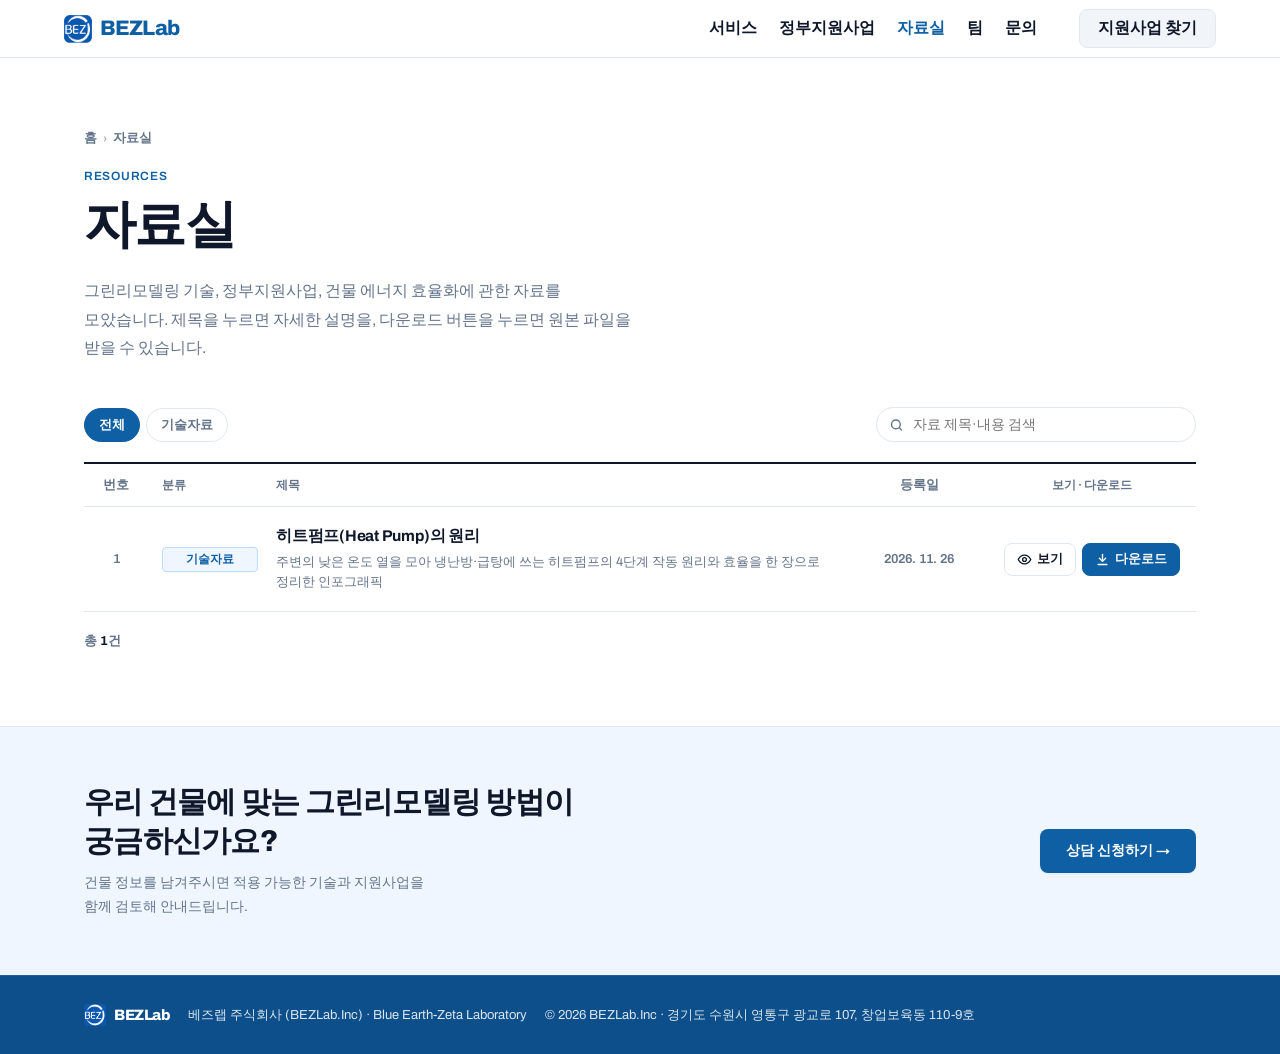
<file: resources/index.html>
<!DOCTYPE html>
<html lang="ko">
<head>
<meta charset="UTF-8">
<meta http-equiv="Content-Security-Policy" content="upgrade-insecure-requests">
<meta name="viewport" content="width=device-width, initial-scale=1.0">
<meta name="description" content="베즈랩 자료실 — 그린리모델링 기술자료, 지원사업 안내 자료, 인포그래픽을 모아 제공합니다.">
<title>자료실 — 베즈랩 주식회사</title>
<link rel="icon" type="image/png" href="../favicon.png">
<link rel="apple-touch-icon" href="../favicon.png">
<link rel="preconnect" href="https://fonts.googleapis.com">
<link rel="preconnect" href="https://fonts.gstatic.com" crossorigin>
<link href="https://fonts.googleapis.com/css2?family=Archivo:wght@400;600;700;800&display=swap" rel="stylesheet">
<link rel="stylesheet" href="style.css">
</head>
<body>

<nav>
  <a href="../index.html" class="nav-brand"><img src="../favicon.png" alt="">BEZLab<small>Blue Earth-Zeta Laboratory</small></a>
  <ul class="nav-links" id="nav-links">
    <li><a href="../index.html#process">서비스</a></li>
    <li><a href="../index.html#programs">정부지원사업</a></li>
    <li><a href="./" class="on">자료실</a></li>
    <li><a href="../index.html#team">팀</a></li>
    <li><a href="../index.html#contact">문의</a></li>
  </ul>
  <a href="https://bezlab-green.vercel.app/" class="btn-nav" target="_blank" rel="noopener">지원사업 찾기</a>
  <button class="hamburger" id="hamburger" aria-label="메뉴"><span></span><span></span><span></span></button>
</nav>

<header class="page-head">
  <div class="wrap">
    <p class="crumb"><a href="../index.html">홈</a><span class="sep">›</span>자료실</p>
    <span class="sec-label">Resources</span>
    <h1>자료실</h1>
    <p class="page-lead">그린리모델링 기술, 정부지원사업, 건물 에너지 효율화에 관한 자료를 모았습니다. 제목을 누르면 자세한 설명을, 다운로드 버튼을 누르면 원본 파일을 받을 수 있습니다.</p>
  </div>
</header>

<main class="wrap">
  <div class="controls">
    <div class="chips" id="tabs"><button class="chip on" data-v="all">전체</button></div>
    <label class="search">
      <svg class="ico" viewBox="0 0 24 24" fill="none" stroke="currentColor" stroke-width="2.2" stroke-linecap="round"><circle cx="11" cy="11" r="7"/><path d="m20 20-3.5-3.5"/></svg>
      <input type="search" id="q" placeholder="자료 제목·내용 검색" aria-label="자료 검색">
    </label>
  </div>

  <div class="board">
    <div class="board-head">
      <span class="c-no">번호</span><span>분류</span><span>제목</span><span class="c-date">등록일</span><span class="c-act">보기 · 다운로드</span>
    </div>
    <div id="list"><p class="empty">자료를 불러오는 중입니다…</p></div>
  </div>
  <p class="count">총 <b id="c-shown">0</b>건</p>
</main>

<section class="cta">
  <div class="wrap cta-inner">
    <div>
      <h2>우리 건물에 맞는 그린리모델링 방법이 궁금하신가요?</h2>
      <p>건물 정보를 남겨주시면 적용 가능한 기술과 지원사업을 함께 검토해 안내드립니다.</p>
    </div>
    <a href="../index.html#contact" class="btn-primary">상담 신청하기 →</a>
  </div>
</section>

<footer>
  <div class="wrap">
    <div class="footer-inner">
      <span class="footer-brand"><img src="../favicon.png" alt="">BEZLab</span>
      <span>베즈랩 주식회사 (BEZLab.Inc) · Blue Earth-Zeta Laboratory</span>
      <span>© 2026 BEZLab.Inc · 경기도 수원시 영통구 광교로 107, 창업보육동 110-9호</span>
    </div>
  </div>
</footer>

<script>
var ITEMS = [];
var state = { cat: 'all', q: '' };

var ICON_VIEW = '<svg class="ico" viewBox="0 0 24 24" fill="none" stroke="currentColor" stroke-width="2.2" stroke-linecap="round" stroke-linejoin="round"><path d="M2 12s3.5-7 10-7 10 7 10 7-3.5 7-10 7S2 12 2 12z"/><circle cx="12" cy="12" r="3"/></svg>';
var ICON_DOWN = '<svg class="ico" viewBox="0 0 24 24" fill="none" stroke="currentColor" stroke-width="2.2" stroke-linecap="round" stroke-linejoin="round"><path d="M12 4v11"/><path d="m7 10 5 5 5-5"/><path d="M5 20h14"/></svg>';

function esc(s) {
  return String(s == null ? '' : s).replace(/[&<>"]/g, function (c) {
    return { '&': '&amp;', '<': '&lt;', '>': '&gt;', '"': '&quot;' }[c];
  });
}
function fmtDate(d) {
  var m = /^(\d{4})-(\d{1,2})-(\d{1,2})/.exec(d || '');
  return m ? m[1] + '. ' + Number(m[2]) + '. ' + Number(m[3]) : esc(d);
}
function fileName(p) { return (p || '').split('/').pop(); }

function rowHTML(d) {
  var view = d.page || d.file;
  var title = view ? '<a href="' + esc(view) + '">' + esc(d.title) + '</a>' : esc(d.title);
  var acts = '';
  if (view) acts += '<a class="btn-s" href="' + esc(view) + '">' + ICON_VIEW + '보기</a>';
  if (d.file) acts += '<a class="btn-s pri" href="' + esc(d.file) + '" download="' + esc(fileName(d.file)) + '">' + ICON_DOWN + '다운로드</a>';
  return '<div class="item">' +
    '<span class="c-no">' + d._no + '</span>' +
    '<span class="cat">' + esc(d.category || '기타') + '</span>' +
    '<div class="c-main"><h3>' + title + '</h3>' + (d.summary ? '<p class="sum">' + esc(d.summary) + '</p>' : '') + '</div>' +
    '<span class="c-date">' + fmtDate(d.date) + '</span>' +
    '<div class="c-act">' + acts + '</div>' +
  '</div>';
}

function render() {
  var q = state.q.trim().toLowerCase();
  var rows = ITEMS.filter(function (d) {
    if (state.cat !== 'all' && (d.category || '기타') !== state.cat) return false;
    if (!q) return true;
    return [d.title, d.summary, d.category].join(' ').toLowerCase().indexOf(q) !== -1;
  });
  document.getElementById('list').innerHTML = rows.length
    ? rows.map(rowHTML).join('')
    : '<p class="empty">' + (ITEMS.length ? '검색 결과가 없습니다.' : '등록된 자료가 없습니다.') + '</p>';
  document.getElementById('c-shown').textContent = rows.length;
}

function buildTabs() {
  var cats = [];
  ITEMS.forEach(function (d) {
    var c = d.category || '기타';
    if (cats.indexOf(c) === -1) cats.push(c);
  });
  document.getElementById('tabs').innerHTML = '<button class="chip on" data-v="all">전체</button>' +
    cats.map(function (c) { return '<button class="chip" data-v="' + esc(c) + '">' + esc(c) + '</button>'; }).join('');
}

document.getElementById('tabs').addEventListener('click', function (e) {
  var chip = e.target.closest('.chip');
  if (!chip) return;
  this.querySelectorAll('.chip').forEach(function (c) { c.classList.remove('on'); });
  chip.classList.add('on');
  state.cat = chip.dataset.v;
  render();
});
document.getElementById('q').addEventListener('input', function () {
  state.q = this.value;
  render();
});
document.getElementById('hamburger').addEventListener('click', function () {
  document.getElementById('nav-links').classList.toggle('open');
  this.classList.toggle('open');
});

// 자료 목록은 list.json 한 곳에서 관리합니다. 최신 등록일이 위로 옵니다.
fetch('list.json', { cache: 'no-cache' })
  .then(function (r) { if (!r.ok) throw new Error(r.status); return r.json(); })
  .then(function (data) {
    ITEMS = (Array.isArray(data) ? data : []).filter(function (d) { return d && d.title; });
    ITEMS.sort(function (a, b) { return String(b.date || '').localeCompare(String(a.date || '')); });
    ITEMS.forEach(function (d, i) { d._no = ITEMS.length - i; });
    buildTabs();
    render();
  })
  .catch(function () {
    document.getElementById('list').innerHTML = '<p class="empty">자료 목록을 불러오지 못했습니다. 잠시 후 다시 시도해 주세요.</p>';
  });
</script>
</body>
</html>
</file>
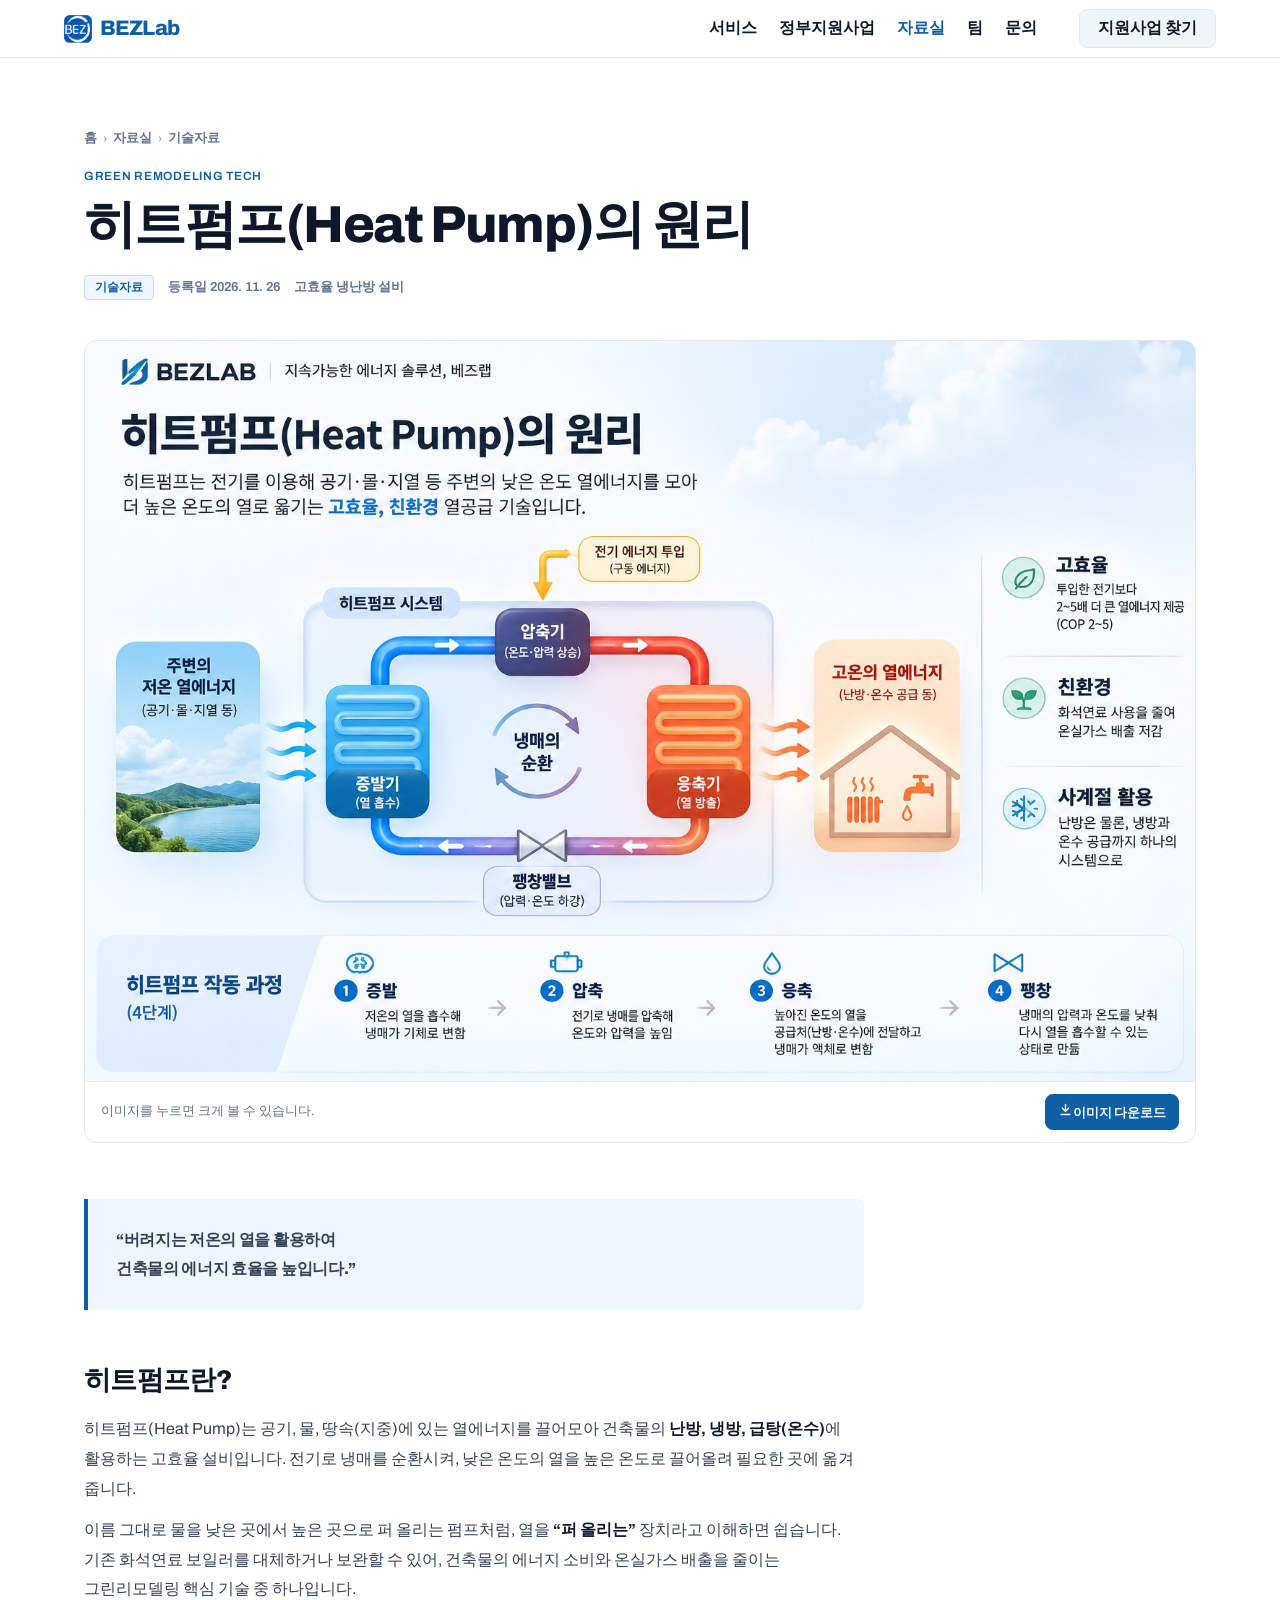
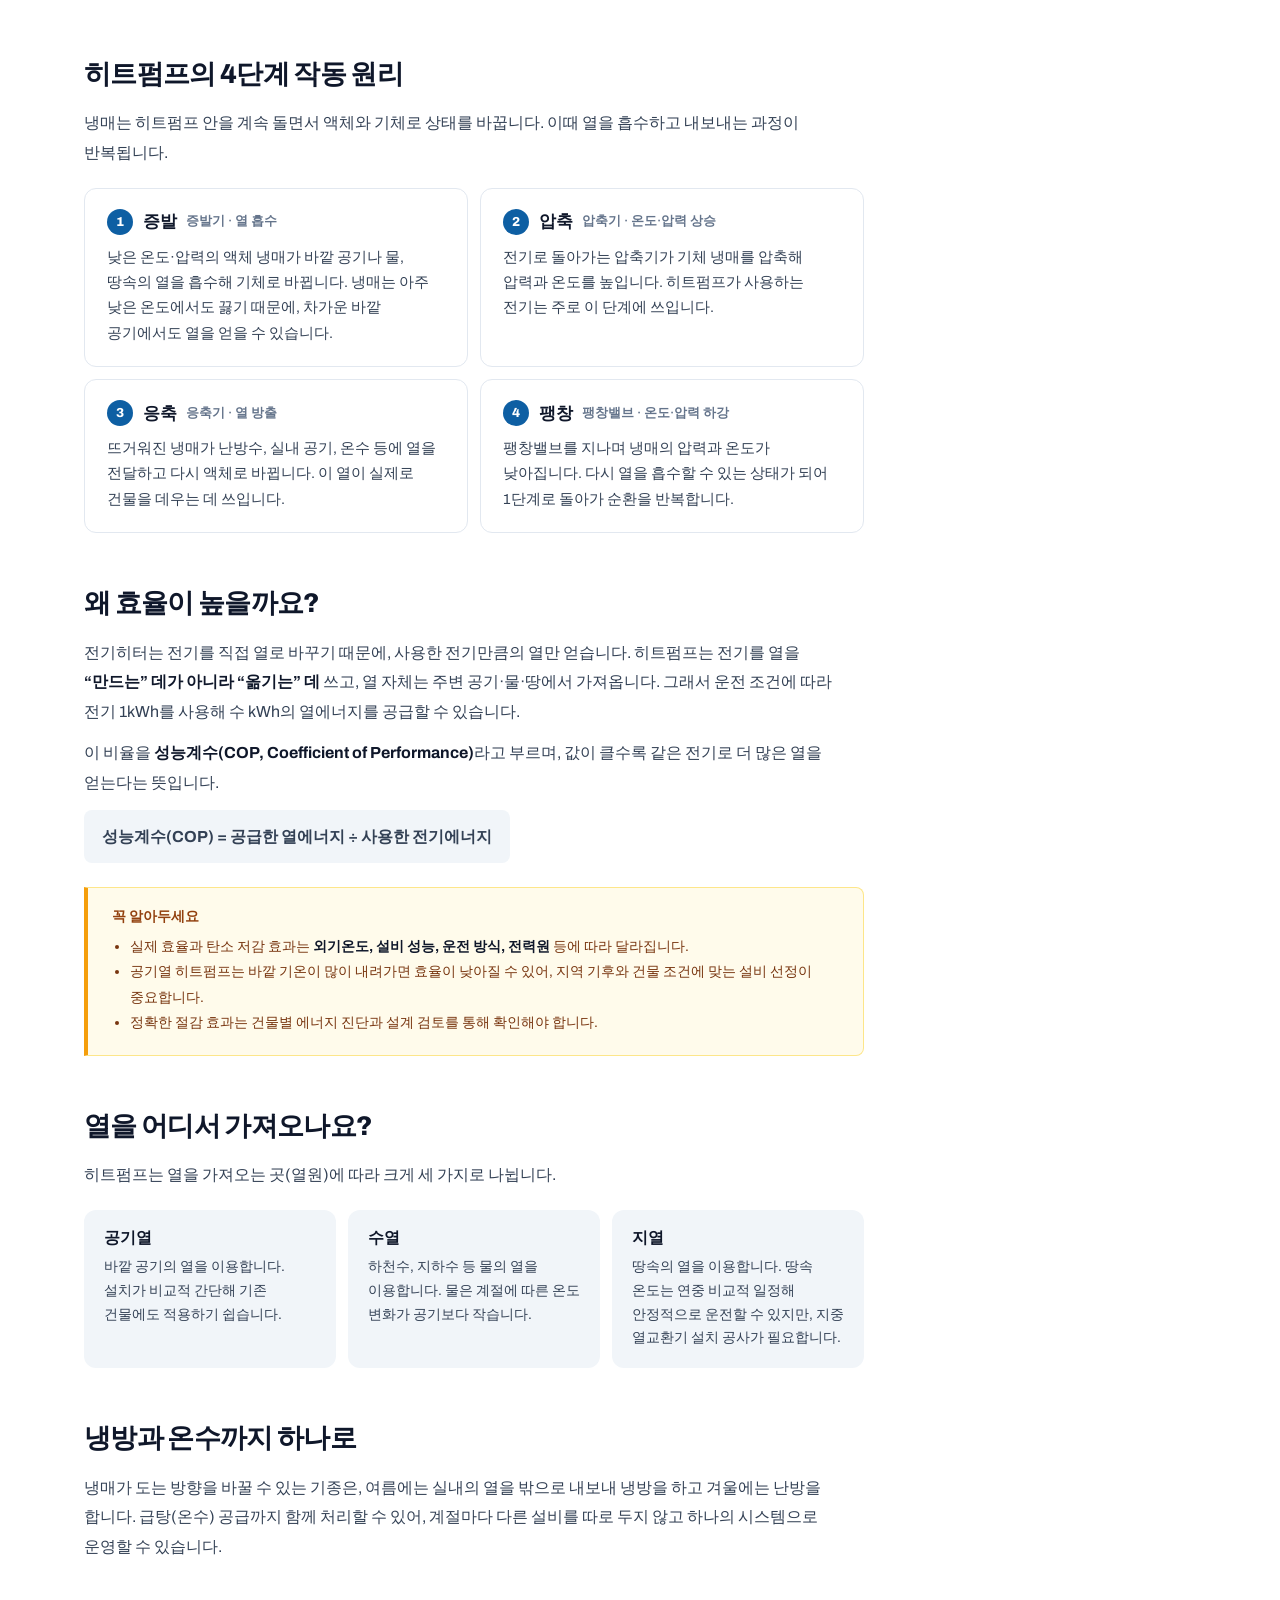
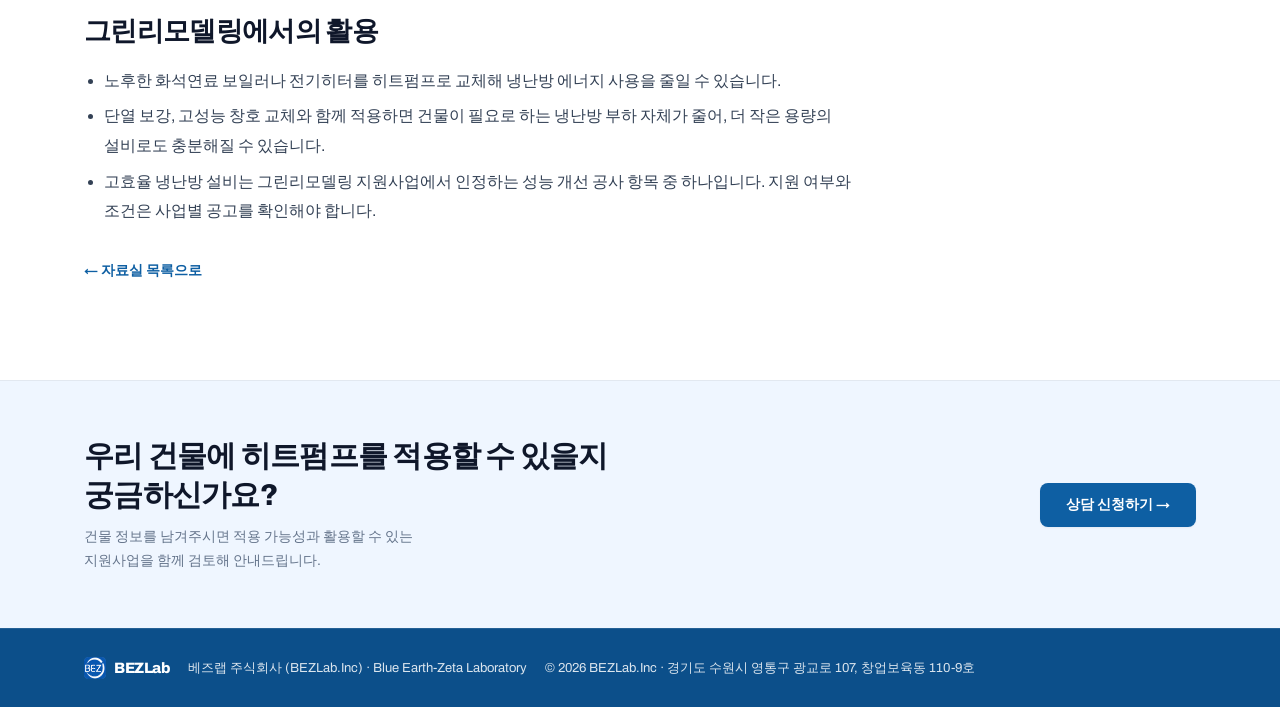
<file: resources/heatpump.html>
<!DOCTYPE html>
<html lang="ko">
<head>
<meta charset="UTF-8">
<meta http-equiv="Content-Security-Policy" content="upgrade-insecure-requests">
<meta name="viewport" content="width=device-width, initial-scale=1.0">
<meta name="description" content="히트펌프(Heat Pump)의 4단계 작동 원리(증발·압축·응축·팽창)와 효율, 그린리모델링에서의 활용을 정리한 베즈랩 기술자료.">
<meta property="og:title" content="히트펌프(Heat Pump)의 원리 — 베즈랩 자료실">
<meta property="og:description" content="버려지는 저온의 열을 활용하여 건축물의 에너지 효율을 높입니다.">
<meta property="og:image" content="https://www.bezlab.co.kr/resources/files/heatpump-principle.jpg">
<title>히트펌프의 원리 — 베즈랩 자료실</title>
<link rel="icon" type="image/png" href="../favicon.png">
<link rel="apple-touch-icon" href="../favicon.png">
<link rel="preconnect" href="https://fonts.googleapis.com">
<link rel="preconnect" href="https://fonts.gstatic.com" crossorigin>
<link href="https://fonts.googleapis.com/css2?family=Archivo:wght@400;600;700;800&display=swap" rel="stylesheet">
<link rel="stylesheet" href="style.css">
</head>
<body>

<nav>
  <a href="../index.html" class="nav-brand"><img src="../favicon.png" alt="">BEZLab<small>Blue Earth-Zeta Laboratory</small></a>
  <ul class="nav-links" id="nav-links">
    <li><a href="../index.html#process">서비스</a></li>
    <li><a href="../index.html#programs">정부지원사업</a></li>
    <li><a href="./" class="on">자료실</a></li>
    <li><a href="../index.html#team">팀</a></li>
    <li><a href="../index.html#contact">문의</a></li>
  </ul>
  <a href="https://bezlab-green.vercel.app/" class="btn-nav" target="_blank" rel="noopener">지원사업 찾기</a>
  <button class="hamburger" id="hamburger" aria-label="메뉴"><span></span><span></span><span></span></button>
</nav>

<header class="page-head">
  <div class="wrap">
    <p class="crumb"><a href="../index.html">홈</a><span class="sep">›</span><a href="./">자료실</a><span class="sep">›</span>기술자료</p>
    <span class="sec-label">Green Remodeling Tech</span>
    <h1>히트펌프(Heat Pump)의 원리</h1>
    <div class="meta"><span class="cat">기술자료</span><span>등록일 2026. 11. 26</span><span>고효율 냉난방 설비</span></div>

    <figure class="figure">
      <a href="files/heatpump-principle.jpg" target="_blank" rel="noopener" title="크게 보기">
        <img src="files/heatpump-principle.jpg" width="1536" height="1024" alt="히트펌프의 원리 인포그래픽: 주변의 저온 열에너지를 증발기에서 흡수하고, 압축기·응축기·팽창밸브를 거쳐 난방과 온수에 쓰이는 고온 열에너지로 공급하는 냉매 순환 과정">
      </a>
      <figcaption class="fig-bar">
        <span>이미지를 누르면 크게 볼 수 있습니다.</span>
        <span class="acts">
          <a class="btn-s pri" href="files/heatpump-principle.jpg" download="heatpump-principle.jpg"><svg class="ico" viewBox="0 0 24 24" fill="none" stroke="currentColor" stroke-width="2.2" stroke-linecap="round" stroke-linejoin="round"><path d="M12 4v11"/><path d="m7 10 5 5 5-5"/><path d="M5 20h14"/></svg>이미지 다운로드</a>
        </span>
      </figcaption>
    </figure>
  </div>
</header>

<main class="wrap">
  <article class="article">
    <p class="quote">“버려지는 저온의 열을 활용하여<br>건축물의 에너지 효율을 높입니다.”</p>

    <h2>히트펌프란?</h2>
    <p>히트펌프(Heat Pump)는 공기, 물, 땅속(지중)에 있는 열에너지를 끌어모아 건축물의 <strong>난방, 냉방, 급탕(온수)</strong>에 활용하는 고효율 설비입니다. 전기로 냉매를 순환시켜, 낮은 온도의 열을 높은 온도로 끌어올려 필요한 곳에 옮겨 줍니다.</p>
    <p>이름 그대로 물을 낮은 곳에서 높은 곳으로 퍼 올리는 펌프처럼, 열을 <strong>“퍼 올리는”</strong> 장치라고 이해하면 쉽습니다. 기존 화석연료 보일러를 대체하거나 보완할 수 있어, 건축물의 에너지 소비와 온실가스 배출을 줄이는 그린리모델링 핵심 기술 중 하나입니다.</p>

    <h2>히트펌프의 4단계 작동 원리</h2>
    <p>냉매는 히트펌프 안을 계속 돌면서 액체와 기체로 상태를 바꿉니다. 이때 열을 흡수하고 내보내는 과정이 반복됩니다.</p>
    <ol class="steps">
      <li class="step">
        <div class="step-h"><span class="step-n">1</span><b>증발</b><span>증발기 · 열 흡수</span></div>
        <p>낮은 온도·압력의 액체 냉매가 바깥 공기나 물, 땅속의 열을 흡수해 기체로 바뀝니다. 냉매는 아주 낮은 온도에서도 끓기 때문에, 차가운 바깥 공기에서도 열을 얻을 수 있습니다.</p>
      </li>
      <li class="step">
        <div class="step-h"><span class="step-n">2</span><b>압축</b><span>압축기 · 온도·압력 상승</span></div>
        <p>전기로 돌아가는 압축기가 기체 냉매를 압축해 압력과 온도를 높입니다. 히트펌프가 사용하는 전기는 주로 이 단계에 쓰입니다.</p>
      </li>
      <li class="step">
        <div class="step-h"><span class="step-n">3</span><b>응축</b><span>응축기 · 열 방출</span></div>
        <p>뜨거워진 냉매가 난방수, 실내 공기, 온수 등에 열을 전달하고 다시 액체로 바뀝니다. 이 열이 실제로 건물을 데우는 데 쓰입니다.</p>
      </li>
      <li class="step">
        <div class="step-h"><span class="step-n">4</span><b>팽창</b><span>팽창밸브 · 온도·압력 하강</span></div>
        <p>팽창밸브를 지나며 냉매의 압력과 온도가 낮아집니다. 다시 열을 흡수할 수 있는 상태가 되어 1단계로 돌아가 순환을 반복합니다.</p>
      </li>
    </ol>

    <h2>왜 효율이 높을까요?</h2>
    <p>전기히터는 전기를 직접 열로 바꾸기 때문에, 사용한 전기만큼의 열만 얻습니다. 히트펌프는 전기를 열을 <strong>“만드는” 데가 아니라 “옮기는” 데</strong> 쓰고, 열 자체는 주변 공기·물·땅에서 가져옵니다. 그래서 운전 조건에 따라 전기 1kWh를 사용해 수 kWh의 열에너지를 공급할 수 있습니다.</p>
    <p>이 비율을 <strong>성능계수(COP, Coefficient of Performance)</strong>라고 부르며, 값이 클수록 같은 전기로 더 많은 열을 얻는다는 뜻입니다.</p>
    <p class="formula">성능계수(COP) = 공급한 열에너지 ÷ 사용한 전기에너지</p>

    <div class="caution">
      <h4>꼭 알아두세요</h4>
      <ul>
        <li>실제 효율과 탄소 저감 효과는 <strong>외기온도, 설비 성능, 운전 방식, 전력원</strong> 등에 따라 달라집니다.</li>
        <li>공기열 히트펌프는 바깥 기온이 많이 내려가면 효율이 낮아질 수 있어, 지역 기후와 건물 조건에 맞는 설비 선정이 중요합니다.</li>
        <li>정확한 절감 효과는 건물별 에너지 진단과 설계 검토를 통해 확인해야 합니다.</li>
      </ul>
    </div>

    <h2>열을 어디서 가져오나요?</h2>
    <p>히트펌프는 열을 가져오는 곳(열원)에 따라 크게 세 가지로 나뉩니다.</p>
    <div class="kinds">
      <div class="kind"><b>공기열</b><p>바깥 공기의 열을 이용합니다. 설치가 비교적 간단해 기존 건물에도 적용하기 쉽습니다.</p></div>
      <div class="kind"><b>수열</b><p>하천수, 지하수 등 물의 열을 이용합니다. 물은 계절에 따른 온도 변화가 공기보다 작습니다.</p></div>
      <div class="kind"><b>지열</b><p>땅속의 열을 이용합니다. 땅속 온도는 연중 비교적 일정해 안정적으로 운전할 수 있지만, 지중 열교환기 설치 공사가 필요합니다.</p></div>
    </div>

    <h2>냉방과 온수까지 하나로</h2>
    <p>냉매가 도는 방향을 바꿀 수 있는 기종은, 여름에는 실내의 열을 밖으로 내보내 냉방을 하고 겨울에는 난방을 합니다. 급탕(온수) 공급까지 함께 처리할 수 있어, 계절마다 다른 설비를 따로 두지 않고 하나의 시스템으로 운영할 수 있습니다.</p>

    <h2>그린리모델링에서의 활용</h2>
    <ul class="bullets">
      <li>노후한 화석연료 보일러나 전기히터를 히트펌프로 교체해 냉난방 에너지 사용을 줄일 수 있습니다.</li>
      <li>단열 보강, 고성능 창호 교체와 함께 적용하면 건물이 필요로 하는 냉난방 부하 자체가 줄어, 더 작은 용량의 설비로도 충분해질 수 있습니다.</li>
      <li>고효율 냉난방 설비는 그린리모델링 지원사업에서 인정하는 성능 개선 공사 항목 중 하나입니다. 지원 여부와 조건은 사업별 공고를 확인해야 합니다.</li>
    </ul>

    <a href="./" class="back">← 자료실 목록으로</a>
  </article>
</main>

<section class="cta">
  <div class="wrap cta-inner">
    <div>
      <h2>우리 건물에 히트펌프를 적용할 수 있을지 궁금하신가요?</h2>
      <p>건물 정보를 남겨주시면 적용 가능성과 활용할 수 있는 지원사업을 함께 검토해 안내드립니다.</p>
    </div>
    <a href="../index.html#contact" class="btn-primary">상담 신청하기 →</a>
  </div>
</section>

<footer>
  <div class="wrap">
    <div class="footer-inner">
      <span class="footer-brand"><img src="../favicon.png" alt="">BEZLab</span>
      <span>베즈랩 주식회사 (BEZLab.Inc) · Blue Earth-Zeta Laboratory</span>
      <span>© 2026 BEZLab.Inc · 경기도 수원시 영통구 광교로 107, 창업보육동 110-9호</span>
    </div>
  </div>
</footer>

<script>
document.getElementById('hamburger').addEventListener('click', function () {
  document.getElementById('nav-links').classList.toggle('open');
  this.classList.toggle('open');
});
</script>
</body>
</html>
</file>
<file: resources/style.css>
/* 자료실 공통 스타일 (목록 + 상세) */
:root {
  --bg: #ffffff;
  --foreground: #0f172a;
  --card: #ffffff;
  --muted: #f1f5f9;
  --muted-fg: #64748b;
  --border: #e2e8f0;
  --primary: #0e5fa3;
  --primary-hover: #0c4f8a;
  --accent-light: #eff6ff;
  --accent-mid: #bfdbfe;
  --accent-dark: #1e40af;
  --warn-bg: #fffbeb;
  --warn-border: #f59e0b;
  --radius: 8px;
  --radius-lg: 12px;
  --shadow-sm: 0 1px 2px 0 rgba(15,23,42,0.05);
  --font: 'Archivo', -apple-system, BlinkMacSystemFont, 'Pretendard', system-ui, sans-serif;
  --max: 1240px;
  --edge: clamp(20px, 5vw, 72px);
}
* { margin: 0; padding: 0; box-sizing: border-box; }
html { scroll-behavior: smooth; }
body { font-family: var(--font); background: var(--bg); color: var(--foreground); -webkit-font-smoothing: antialiased; }
a { color: inherit; text-decoration: none; }
a:hover { color: var(--primary); }
img { display: block; max-width: 100%; }
button { font-family: var(--font); cursor: pointer; border: none; }
.wrap { max-width: var(--max); margin: 0 auto; padding: 0 var(--edge); }
.ico { width: 15px; height: 15px; flex-shrink: 0; }

/* NAV (메인 페이지와 동일) */
nav {
  position: sticky; top: 0; z-index: 200;
  display: flex; align-items: center; gap: 32px;
  padding: 0 var(--edge); height: 58px;
  background: rgba(255,255,255,0.95); backdrop-filter: blur(12px);
  border-bottom: 1px solid var(--border); flex-wrap: nowrap;
}
.nav-brand { font-weight: 800; font-size: 21px; letter-spacing: -0.04em; color: var(--primary); margin-right: auto; display: flex; align-items: center; gap: 8px; line-height: 1; }
.nav-brand img { width: 28px; height: 28px; flex-shrink: 0; }
.nav-brand small { display: none; }
.nav-links { display: flex; gap: 2px; list-style: none; flex-shrink: 0; }
.nav-links a { font-size: 16px; font-weight: 700; color: var(--foreground); padding: 6px 10px; border-radius: var(--radius); transition: background 0.15s; white-space: nowrap; }
.nav-links a:hover { background: var(--muted); color: var(--foreground); }
.nav-links a.on { color: var(--primary); }
.btn-nav { background: var(--muted); color: var(--foreground); border: 1px solid var(--border); font-size: 16px; font-weight: 700; padding: 8px 18px; border-radius: var(--radius); transition: background 0.15s; white-space: nowrap; }
.btn-nav:hover { background: var(--border); }
@media (max-width: 820px) and (min-width: 641px) { nav { gap: 10px; } .nav-links a { font-size: 15px; padding: 6px 7px; } .btn-nav { font-size: 14px; padding: 7px 12px; } }
.hamburger { display: none; flex-direction: column; justify-content: center; gap: 5px; width: 36px; height: 36px; padding: 6px; border-radius: var(--radius); background: none; margin-left: 4px; }
.hamburger span { display: block; width: 20px; height: 2px; background: var(--foreground); border-radius: 2px; transition: 0.2s; }
.hamburger.open span:nth-child(1) { transform: translateY(7px) rotate(45deg); }
.hamburger.open span:nth-child(2) { opacity: 0; }
.hamburger.open span:nth-child(3) { transform: translateY(-7px) rotate(-45deg); }

/* HEAD */
.page-head { padding: 72px 0 0; }
.crumb { display: flex; align-items: center; gap: 6px; font-size: 12.5px; font-weight: 600; color: var(--muted-fg); margin-bottom: 22px; flex-wrap: wrap; }
.crumb .sep { opacity: 0.6; }
.sec-label { font-size: 12px; font-weight: 600; letter-spacing: 0.06em; text-transform: uppercase; color: var(--primary); display: block; margin-bottom: 12px; }
.page-head h1 { font-size: clamp(30px, 4.4vw, 52px); font-weight: 800; letter-spacing: -0.03em; line-height: 1.15; word-break: keep-all; max-width: 22ch; }
.page-lead { font-size: 16px; line-height: 1.8; color: var(--muted-fg); max-width: 62ch; margin-top: 22px; word-break: keep-all; }

/* CONTROLS */
.controls { display: flex; flex-wrap: wrap; align-items: center; gap: 16px 24px; padding: 44px 0 20px; }
.chips { display: flex; flex-wrap: wrap; gap: 6px; }
.chip { font-size: 13px; font-weight: 700; color: var(--muted-fg); background: var(--card); border: 1px solid var(--border); padding: 7px 14px; border-radius: 999px; transition: 0.15s; white-space: nowrap; }
.chip:hover { border-color: var(--primary); color: var(--primary); }
.chip.on { background: var(--primary); border-color: var(--primary); color: #fff; }
.search { margin-left: auto; position: relative; width: min(320px, 100%); }
.search input { width: 100%; font-family: var(--font); font-size: 14px; padding: 9px 14px 9px 36px; border: 1px solid var(--border); border-radius: 999px; background: #fff; color: var(--foreground); outline: none; transition: border-color 0.15s; }
.search input:focus { border-color: var(--primary); }
.search .ico { position: absolute; left: 13px; top: 50%; transform: translateY(-50%); color: var(--muted-fg); }

/* BOARD */
.board { border-top: 2px solid var(--foreground); margin-bottom: 20px; }
.board-head, .item { display: grid; grid-template-columns: 56px 96px minmax(0,1fr) 110px 200px; align-items: center; gap: 18px; padding: 0 4px; }
.board-head { font-size: 12px; font-weight: 700; color: var(--muted-fg); padding-top: 12px; padding-bottom: 12px; border-bottom: 1px solid var(--border); }
.board-head .c-act, .board-head .c-date, .board-head .c-no { text-align: center; }
.item { border-bottom: 1px solid var(--border); padding-top: 18px; padding-bottom: 18px; transition: background 0.15s; }
.item:hover { background: var(--muted); }
.c-no { font-size: 13px; font-weight: 600; color: var(--muted-fg); text-align: center; }
.cat { font-size: 11.5px; font-weight: 800; color: var(--primary); background: var(--accent-light); border: 1px solid var(--accent-mid); padding: 4px 0; border-radius: 4px; text-align: center; white-space: nowrap; }
.item h3 { font-size: 15.5px; font-weight: 700; letter-spacing: -0.015em; line-height: 1.45; word-break: keep-all; }
.item h3 a:hover { color: var(--primary); text-decoration: underline; text-underline-offset: 3px; }
.item .sum { font-size: 13px; line-height: 1.6; color: var(--muted-fg); margin-top: 4px; word-break: keep-all; }
.c-date { font-size: 13px; font-weight: 600; color: var(--muted-fg); text-align: center; white-space: nowrap; }
.c-act { display: flex; gap: 6px; justify-content: center; }
.btn-s { display: inline-flex; align-items: center; gap: 5px; font-size: 12.5px; font-weight: 700; padding: 7px 12px; border-radius: var(--radius); white-space: nowrap; border: 1px solid var(--border); background: #fff; color: var(--foreground); transition: 0.15s; }
.btn-s:hover { border-color: var(--primary); color: var(--primary); }
.btn-s.pri { background: var(--primary); border-color: var(--primary); color: #fff; }
.btn-s.pri:hover { background: var(--primary-hover); color: #fff; }
.empty { padding: 56px 4px; font-size: 14px; color: var(--muted-fg); text-align: center; border-bottom: 1px solid var(--border); }
.count { font-size: 13px; font-weight: 700; color: var(--muted-fg); margin-bottom: 76px; }
.count b { color: var(--foreground); }

/* DETAIL */
.meta { display: flex; flex-wrap: wrap; align-items: center; gap: 10px 14px; margin-top: 20px; font-size: 13px; font-weight: 600; color: var(--muted-fg); }
.meta .cat { padding: 4px 10px; }
.figure { margin: 40px 0 0; border: 1px solid var(--border); border-radius: var(--radius-lg); overflow: hidden; background: var(--muted); }
.figure a { display: block; }
.figure img { width: 100%; height: auto; }
.fig-bar { display: flex; flex-wrap: wrap; align-items: center; justify-content: space-between; gap: 10px; padding: 12px 16px; background: #fff; border-top: 1px solid var(--border); font-size: 12.5px; color: var(--muted-fg); }
.fig-bar .acts { display: flex; gap: 6px; }
.article { max-width: 780px; padding: 56px 0 24px; }
.article h2 { font-size: clamp(21px, 2.4vw, 27px); font-weight: 800; letter-spacing: -0.025em; line-height: 1.35; margin: 52px 0 16px; word-break: keep-all; }
.article h2:first-child { margin-top: 0; }
.article p { font-size: 16px; line-height: 1.85; color: #334155; word-break: keep-all; }
.article p + p { margin-top: 12px; }
.article strong { color: var(--foreground); }
.quote { margin: 0 0 8px; padding: 26px 28px; background: var(--accent-light); border-left: 4px solid var(--primary); border-radius: 0 var(--radius) var(--radius) 0; font-size: clamp(18px, 2vw, 22px); font-weight: 800; letter-spacing: -0.02em; line-height: 1.5; color: var(--accent-dark); word-break: keep-all; }
.steps { list-style: none; display: grid; grid-template-columns: 1fr 1fr; gap: 12px; margin-top: 20px; }
.step { border: 1px solid var(--border); border-radius: var(--radius-lg); padding: 20px 22px; }
.step-h { display: flex; align-items: center; gap: 10px; margin-bottom: 10px; }
.step-n { width: 26px; height: 26px; border-radius: 50%; background: var(--primary); color: #fff; font-size: 13px; font-weight: 800; display: inline-flex; align-items: center; justify-content: center; flex-shrink: 0; }
.step-h b { font-size: 17px; font-weight: 800; letter-spacing: -0.02em; }
.step-h span:not(.step-n) { font-size: 12.5px; font-weight: 600; color: var(--muted-fg); }
.step p { font-size: 14.5px; line-height: 1.75; }
.kinds { display: grid; grid-template-columns: repeat(3, 1fr); gap: 12px; margin-top: 20px; }
.kind { background: var(--muted); border-radius: var(--radius-lg); padding: 18px 20px; }
.kind b { display: block; font-size: 15.5px; font-weight: 800; margin-bottom: 6px; }
.kind p { font-size: 14px !important; line-height: 1.7 !important; }
.formula { display: inline-block; margin: 6px 0 4px; padding: 12px 18px; background: var(--muted); border-radius: var(--radius); font-size: 15px; font-weight: 700; color: var(--foreground); }
.caution { margin-top: 20px; padding: 20px 24px; background: var(--warn-bg); border: 1px solid #fde68a; border-left: 4px solid var(--warn-border); border-radius: 0 var(--radius) var(--radius) 0; }
.caution h4 { font-size: 14px; font-weight: 800; margin-bottom: 8px; color: #92400e; }
.caution p, .caution li { font-size: 14px !important; line-height: 1.8 !important; color: #78350f !important; word-break: keep-all; }
.caution ul { padding-left: 18px; }
.bullets { padding-left: 20px; margin-top: 8px; }
.bullets li { font-size: 16px; line-height: 1.85; color: #334155; word-break: keep-all; }
.bullets li + li { margin-top: 6px; }
.back { display: inline-flex; align-items: center; gap: 6px; font-size: 14px; font-weight: 700; color: var(--primary); margin: 36px 0 76px; }
.back:hover { text-decoration: underline; text-underline-offset: 3px; }

/* CTA */
.cta { border-top: 1px solid var(--border); background: var(--accent-light); padding: 56px 0; }
.cta-inner { display: flex; flex-wrap: wrap; align-items: center; justify-content: space-between; gap: 24px; }
.cta h2 { font-size: clamp(20px, 2.4vw, 30px); font-weight: 800; letter-spacing: -0.025em; line-height: 1.3; word-break: keep-all; max-width: 30ch; }
.cta p { font-size: 14px; line-height: 1.7; color: var(--muted-fg); margin-top: 10px; max-width: 46ch; word-break: keep-all; }
.btn-primary { background: var(--primary); color: #fff; font-size: 14px; font-weight: 700; padding: 13px 26px; border-radius: var(--radius); box-shadow: var(--shadow-sm); white-space: nowrap; }
.btn-primary:hover { background: var(--primary-hover); color: #fff; }

/* FOOTER */
footer { background: var(--primary-hover); border-top: 1px solid rgba(255,255,255,0.1); padding: 28px 0; }
.footer-inner { display: flex; justify-content: flex-start; align-items: center; flex-wrap: wrap; gap: 10px 18px; font-size: 13px; color: rgba(255,255,255,0.85); }
.footer-brand { font-weight: 800; font-size: 15px; letter-spacing: -0.03em; color: #fff; display: inline-flex; align-items: center; gap: 8px; }
.footer-brand img { width: 22px; height: 22px; flex-shrink: 0; }

@media (max-width: 900px) {
  .board-head { display: none; }
  .item { grid-template-columns: minmax(0,1fr) auto; grid-template-areas: "meta meta" "title title" "act act"; gap: 10px; padding-top: 20px; padding-bottom: 20px; }
  .item .c-no { display: none; }
  .item .cat { grid-area: meta; justify-self: start; padding: 4px 10px; }
  .item .c-main { grid-area: title; }
  .item .c-date { grid-area: meta; justify-self: end; }
  .item .c-act { grid-area: act; justify-content: flex-start; }
  .kinds { grid-template-columns: 1fr; }
}
@media (max-width: 640px) {
  nav { gap: 12px; }
  .nav-links { display: none; }
  .nav-links.open { display: flex; flex-direction: column; position: absolute; top: 58px; left: 0; right: 0; background: #fff; border-bottom: 1px solid var(--border); padding: 8px 20px 16px; gap: 2px; box-shadow: 0 8px 20px rgba(15,23,42,0.08); }
  .hamburger { display: flex; }
  .btn-nav { font-size: 13px; padding: 7px 14px; }
  .page-head { padding-top: 44px; }
  .search { margin-left: 0; width: 100%; }
  .steps { grid-template-columns: 1fr; }
  .article { padding-top: 40px; }
}
</file>
